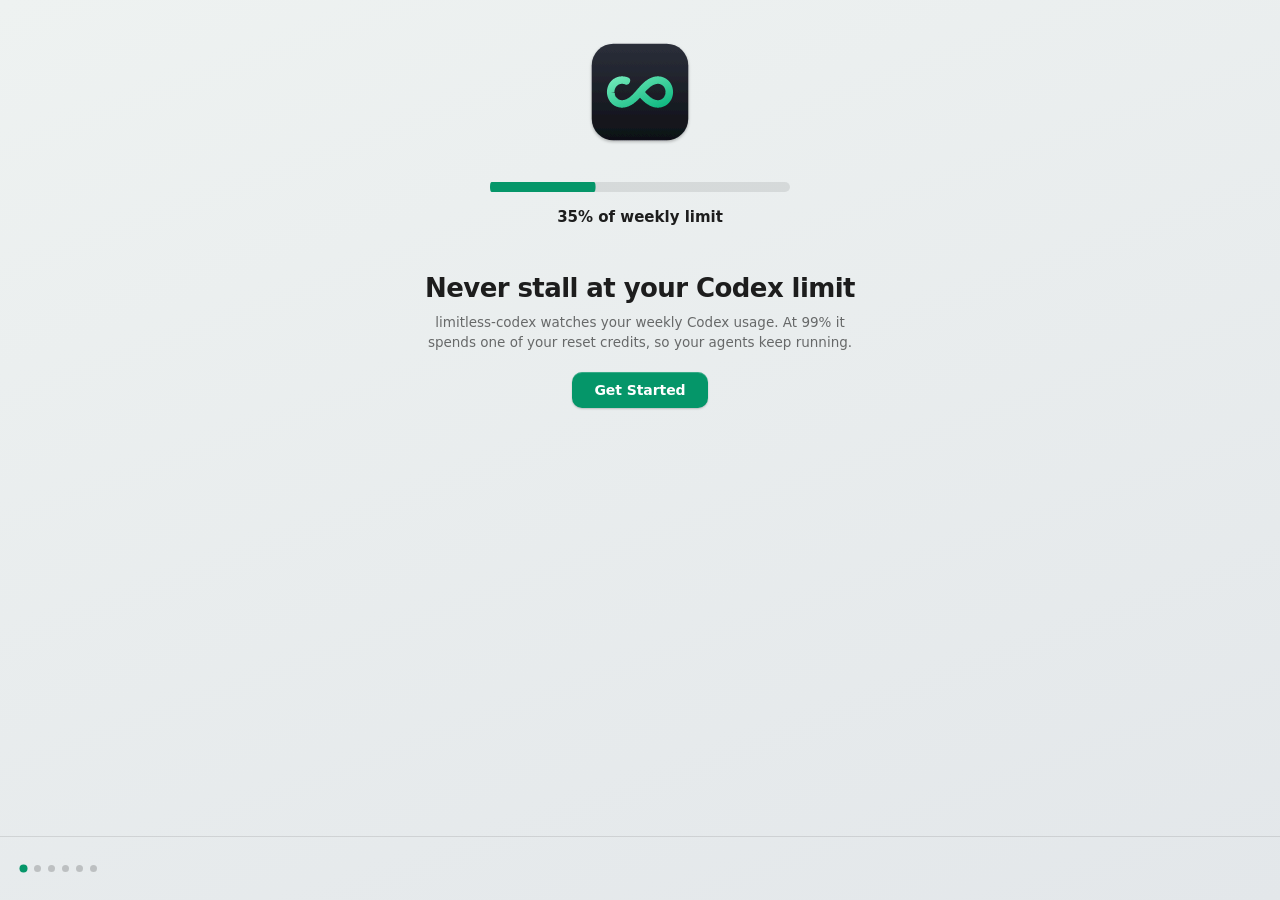
<file: app/Resources/onboarding/index.html>
<!doctype html>
<html lang="en">
<head>
<meta charset="utf-8">
<title>Welcome to limitless-codex</title>
<link rel="stylesheet" href="shared.css">
<style>
  body { display: flex; flex-direction: column; }
  /* Material: the native window supplies vibrancy; the prototype fakes it. */
  body.prototype { background: linear-gradient(160deg, #EEF2F1, #E3E7EA); }
  @media (prefers-color-scheme: dark) { body.prototype { background: linear-gradient(160deg, #1F2227, #15171B); } }

  .drag { height: 28px; flex: none; -webkit-app-region: drag; } /* room for traffic lights */

  .viewport { position: relative; flex: 1; overflow: hidden; }
  .track { position: absolute; inset: 0; display: flex; will-change: transform; }
  .page {
    flex: 0 0 100%; height: 100%; padding: 4px 56px 0;
    display: flex; flex-direction: column; align-items: center; text-align: center;
  }
  .page[aria-hidden="true"] { pointer-events: none; }
  .art { width: 440px; height: 220px; flex: none; margin-bottom: 22px; display: grid; place-items: center; }
  .art svg { width: 100%; height: 100%; overflow: visible; }
  /* The final page also shows the status card, so its art is shorter. */
  .page[data-step="done"] .art { height: 132px; margin-bottom: 16px; }
  .page h1 { margin-bottom: 8px; }
  .page p { max-width: 430px; }
  .actions { margin-top: 20px; min-height: 64px; display: flex; flex-direction: column; align-items: center; gap: 10px; }
  .hint { font-size: 12px; color: var(--text-3); max-width: 380px; }
  .hint b { color: var(--text-2); font-weight: 600; }
  .row { display: flex; gap: 10px; align-items: center; justify-content: center; }
  [hidden] { display: none !important; }

  /* Content inside a page fades in as a group when state changes */
  .swap { animation: swap-in 260ms cubic-bezier(.2,.8,.2,1); }
  @keyframes swap-in { from { opacity: 0; transform: translateY(4px); } }

  footer {
    flex: none; height: 64px; padding: 0 20px; display: flex; align-items: center; justify-content: space-between;
    border-top: 1px solid var(--hairline);
  }
  .dots { display: flex; gap: 7px; }
  .dots i { width: 7px; height: 7px; border-radius: 50%; background: var(--text-3); opacity: .5; transition: opacity 200ms, background-color 200ms, transform 200ms; }
  .dots i.on { background: var(--accent-strong); opacity: 1; transform: scale(1.15); }
  .dots i.done { background: var(--accent); opacity: .8; }
  footer .row { gap: 8px; }

  .copy { display: inline-flex; align-items: center; gap: 10px; padding: 6px 6px 6px 12px; border-radius: 8px; background: rgba(127,127,127,.12); }
  .copy .btn { height: 24px; line-height: 24px; padding: 0 10px; font-size: 12px; }

  /* Status card on the final page */
  .card { width: 380px; padding: 16px 18px; border-radius: var(--radius); background: var(--surface); border: 1px solid var(--hairline); text-align: left; display: grid; grid-template-columns: auto 1fr; gap: 16px; align-items: center; }
  .card dl { display: grid; grid-template-columns: auto 1fr; gap: 3px 14px; font-size: 12.5px; }
  .card dt { color: var(--text-3); }
  .card dd { margin: 0; font-weight: 600; font-variant-numeric: tabular-nums; }

  /* Illustrations -------------------------------------------------------- */
  .ill-surface { fill: var(--surface-solid); stroke: var(--hairline); }
  .ill-text { fill: var(--text); font: 600 13px -apple-system, system-ui, sans-serif; }
  .ill-text-2 { fill: var(--text-2); font: 12px -apple-system, system-ui, sans-serif; }
  .ill-mono { font: 13px ui-monospace, "SF Mono", Menlo, monospace; }
  .ill-accent { fill: var(--accent-strong); }
  @media (prefers-color-scheme: dark) { .ill-accent { fill: var(--accent); } }
  .cursor { filter: drop-shadow(0 1px 1.5px rgba(0,0,0,.35)); }
</style>
</head>
<body>
<div class="drag"></div>

<main class="viewport">
  <div class="track" id="track">

    <!-- 1 · Welcome -->
    <section class="page" data-step="welcome">
      <div class="art" aria-hidden="true">
        <svg viewBox="0 0 440 220">
          <image href="icon.svg" x="160" y="0" width="120" height="120"/>
          <g transform="translate(70 150)">
            <rect width="300" height="10" rx="5" fill="currentColor" opacity=".10"/>
            <rect id="w-fill" width="300" height="10" rx="5" class="ill-accent" style="transform-box: fill-box; transform-origin: left; transform: scaleX(0)"/>
            <text id="w-pct" x="150" y="40" text-anchor="middle" class="ill-text" style="font-size:15px;font-variant-numeric:tabular-nums">0% of weekly limit</text>
          </g>
        </svg>
      </div>
      <h1>Never stall at your Codex limit</h1>
      <p>limitless-codex watches your weekly Codex usage. At 99% it spends one of your reset credits, so your agents keep running.</p>
      <div class="actions"><button class="btn primary large" data-next>Get Started</button></div>
    </section>

    <!-- 2 · Codex account -->
    <section class="page" data-step="codex">
      <div class="art" aria-hidden="true">
        <svg viewBox="0 0 440 220">
          <rect x="60" y="14" width="320" height="190" rx="12" fill="#16171D" stroke="rgba(255,255,255,.08)"/>
          <circle cx="80" cy="33" r="5.5" fill="#FF5F57"/><circle cx="98" cy="33" r="5.5" fill="#FEBC2E"/><circle cx="116" cy="33" r="5.5" fill="#28C840"/>
          <g class="ill-mono" fill="#E5E7EB">
            <text x="82" y="82"><tspan fill="#6EE7B7">$</tspan> <tspan id="c-typed"></tspan><tspan id="c-caret" fill="#6EE7B7">▍</tspan></text>
            <text id="c-out" x="82" y="112" fill="#9CA3AF" opacity="0">Logged in using ChatGPT</text>
          </g>
          <g id="c-check" opacity="0" transform="translate(220 160)">
            <circle r="18" fill="#10B981"/>
            <path d="M-8 0 L-2.5 6 L8 -6" fill="none" stroke="#fff" stroke-width="3.2" stroke-linecap="round" stroke-linejoin="round"/>
          </g>
        </svg>
      </div>
      <h1>Connect to Codex</h1>
      <p>limitless-codex uses the Codex sign-in you already have. Your credentials stay with Codex on this Mac.</p>
      <div class="actions" id="codex-actions"></div>
    </section>

    <!-- 3 · Notifications -->
    <section class="page" data-step="notify">
      <div class="art" aria-hidden="true">
        <svg viewBox="0 0 440 220">
          <!-- macOS permission banner -->
          <g id="n-banner">
            <rect x="70" y="30" width="300" height="118" rx="16" class="ill-surface" style="filter: drop-shadow(0 10px 24px rgba(0,0,0,.18))"/>
            <image href="icon.svg" x="84" y="42" width="40" height="40"/>
            <text x="134" y="58" class="ill-text">“limitless-codex” Notifications</text>
            <text x="134" y="76" class="ill-text-2">Notifications may include alerts,</text>
            <text x="134" y="92" class="ill-text-2">sounds and icon badges.</text>
            <rect x="86" y="108" width="132" height="28" rx="7" fill="currentColor" opacity=".08"/>
            <text x="152" y="126" text-anchor="middle" class="ill-text" style="font-weight:500">Don’t Allow</text>
            <rect id="n-allow" x="224" y="108" width="132" height="28" rx="7" class="ill-accent"/>
            <text x="290" y="126" text-anchor="middle" class="ill-text" fill="#fff" style="fill:#fff">Allow</text>
          </g>
          <g id="n-check" opacity="0" transform="translate(220 90)">
            <circle r="26" fill="#10B981"/>
            <path d="M-11 0 L-3.5 8 L11 -8" fill="none" stroke="#fff" stroke-width="4" stroke-linecap="round" stroke-linejoin="round"/>
          </g>
          <path id="n-cursor" class="cursor" d="M0 0 L0 17 L4.5 13 L7.5 20 L10 19 L7 12 L13 12 Z" fill="#111" stroke="#fff" stroke-width="1.2" transform="translate(360 196)"/>
        </svg>
      </div>
      <h1>Allow notifications</h1>
      <p>You get one notification when a reset happens and one if something goes wrong. Nothing else.</p>
      <div class="actions" id="notify-actions"></div>
    </section>

    <!-- 4 · Background service -->
    <section class="page" data-step="service">
      <div class="art" aria-hidden="true">
        <svg viewBox="0 0 440 220">
          <rect x="60" y="20" width="320" height="170" rx="14" class="ill-surface"/>
          <text x="80" y="50" class="ill-text" style="font-size:14px">Login Items &amp; Extensions</text>
          <text x="80" y="72" class="ill-text-2">Allow in the Background</text>
          <rect x="76" y="84" width="288" height="1" fill="currentColor" opacity=".08"/>
          <image href="icon.svg" x="80" y="98" width="30" height="30"/>
          <text x="120" y="112" class="ill-text">limitless-codex</text>
          <text x="120" y="127" class="ill-text-2" style="font-size:11px">Watches Codex usage</text>
          <g id="s-toggle" transform="translate(322 104)">
            <rect id="s-track" width="36" height="20" rx="10" fill="currentColor" opacity=".18"/>
            <circle id="s-knob" cx="10" cy="10" r="8" fill="#fff" style="filter: drop-shadow(0 1px 1.5px rgba(0,0,0,.3))"/>
          </g>
          <rect x="76" y="142" width="288" height="1" fill="currentColor" opacity=".08"/>
          <g opacity=".45"><rect x="80" y="152" width="30" height="30" rx="7" fill="currentColor" opacity=".12"/>
          <rect x="120" y="160" width="110" height="8" rx="4" fill="currentColor" opacity=".14"/></g>
        </svg>
      </div>
      <h1>Keep watching in the background</h1>
      <p>Runs quietly and starts on its own when you log in, so there's nothing to remember.</p>
      <div class="actions" id="service-actions"></div>
    </section>

    <!-- 5 · Test -->
    <section class="page" data-step="test">
      <div class="art" aria-hidden="true">
        <svg viewBox="0 0 440 220">
          <defs><clipPath id="t-screen"><rect x="30" y="10" width="380" height="200" rx="12"/></clipPath></defs>
          <g clip-path="url(#t-screen)">
            <image href="wallpaper.jpg" x="30" y="3.1" width="380" height="213.8" preserveAspectRatio="none"/>
            <rect x="30" y="10" width="380" height="20" fill="rgba(255,255,255,.18)"/>
            <text x="394" y="24" text-anchor="end" style="font: 600 10px -apple-system, system-ui; fill: rgba(255,255,255,.85)">9:55</text>
            <g id="t-banner" transform="translate(420 40)">
              <rect width="226" height="58" rx="13" fill="rgba(245,245,247,.92)" style="filter: drop-shadow(0 8px 18px rgba(0,0,0,.25))"/>
              <image href="icon.svg" x="9" y="11" width="36" height="36"/>
              <text x="52" y="26" style="font: 600 11.5px -apple-system, system-ui; fill:#111">limitless-codex</text>
              <text x="52" y="43" style="font: 11px -apple-system, system-ui; fill:#444">Usage hit 99%, limit reset</text>
            </g>
          </g>
          <rect x="30" y="10" width="380" height="200" rx="12" fill="none" stroke="var(--hairline)"/>
        </svg>
      </div>
      <h1>Make sure it reaches you</h1>
      <p>Send a test notification. It should slide in at the top-right of your screen.</p>
      <div class="actions" id="test-actions"></div>
    </section>

    <!-- 6 · Done -->
    <section class="page" data-step="done">
      <div class="art" aria-hidden="true">
        <img id="d-logo" src="logo.svg" width="124" alt="">
      </div>
      <h1>You're all set</h1>
      <p>limitless-codex is running. You can close this window, and it keeps working after a restart.</p>
      <div class="actions" id="done-actions"></div>
    </section>

  </div>
</main>

<footer>
  <div class="dots" id="dots"></div>
  <div class="row">
    <button class="btn" id="back">Back</button>
    <button class="btn primary" id="next">Continue</button>
  </div>
</footer>

<script>
/* ---------------------------------------------------------------------------
 * Bridge. In the app, native code answers through window.lc.update(state).
 * Opened in a plain browser, a mock plays the native side so the design can
 * be reviewed end to end.
 * ------------------------------------------------------------------------- */
const native = window.webkit?.messageHandlers?.lc;
const send = (action, arg) => native ? native.postMessage({ action, arg }) : mock(action, arg);

const state = {
  codex: 'checking',      // checking | missing | signedOut | signingIn | ok
  notify: 'unknown',      // unknown | asking | granted | denied
  service: 'stopped',     // stopped | starting | running | blocked
  test: 'idle',           // idle | sent | confirmed | missed
  status: null,           // { usedPercent, credits, resetsInMin, threshold }
};
window.lc = { update(patch) { Object.assign(state, patch); render(); } };

/* ---------------------------------------------------------------------------
 * Spring pager. Critically damped (damping 1.0, response 0.42s) and started
 * from the live position, so a click mid-transition just re-targets it.
 * ------------------------------------------------------------------------- */
const track = document.getElementById('track');
const pages = [...document.querySelectorAll('.page')];
const reduced = matchMedia('(prefers-reduced-motion: reduce)');
let index = 0, pos = 0, vel = 0, raf = 0, last = 0;

function spring(now) {
  const dt = Math.min((now - last) / 1000, 1 / 30); last = now;
  const w = 2 * Math.PI / 0.42, k = w * w, c = 2 * 1.0 * w;
  vel += (-k * (pos - index) - c * vel) * dt;
  pos += vel * dt;
  if (Math.abs(pos - index) < 0.0005 && Math.abs(vel) < 0.001) { pos = index; vel = 0; raf = 0; }
  paint();
  if (raf) raf = requestAnimationFrame(spring);
}
function paint() {
  track.style.transform = `translate3d(${-pos * 100}%,0,0)`;
  pages.forEach((p, i) => {
    const d = Math.min(Math.abs(i - pos), 1);
    p.style.opacity = 1 - d * 0.9;               // outgoing page fades as it leaves
    p.setAttribute('aria-hidden', i === index ? 'false' : 'true');
  });
}
function go(i) {
  index = Math.max(0, Math.min(pages.length - 1, i));
  if (reduced.matches) { pos = index; vel = 0; paint(); }
  else if (!raf) { last = performance.now(); raf = requestAnimationFrame(spring); }
  onEnter(pages[index].dataset.step);
  render();
}

/* ---------------------------------------------------------------------------
 * Per-step content. Every step that needs the user says what will happen,
 * what to click, and offers a button that jumps to the exact setting.
 * ------------------------------------------------------------------------- */
const $ = (id) => document.getElementById(id);
const CHECK = '<svg class="dot" viewBox="0 0 16 16"><circle cx="8" cy="8" r="8" fill="currentColor"/><path d="M4.5 8.2 L7 10.6 L11.5 5.6" fill="none" stroke="#fff" stroke-width="1.8" stroke-linecap="round" stroke-linejoin="round"/></svg>';
const WARN = '<svg class="dot" viewBox="0 0 16 16"><circle cx="8" cy="8" r="8" fill="currentColor"/><rect x="7.1" y="3.6" width="1.8" height="5.6" rx=".9" fill="#fff"/><circle cx="8" cy="11.6" r="1.1" fill="#fff"/></svg>';
const SPIN = '<svg class="spinner" viewBox="0 0 16 16">' + [...Array(8)].map((_, i) =>
  `<rect x="7.2" y="1" width="1.6" height="4" rx=".8" fill="currentColor" opacity="${(i + 1) / 8}" transform="rotate(${i * 45} 8 8)"/>`).join('') + '</svg>';

const views = {
  codex: () => ({
    checking:  `<span class="status">${SPIN} Looking for Codex…</span>`,
    ok:        `<span class="status ok">${CHECK} Signed in to Codex with ChatGPT</span>`,
    signingIn: `<span class="status">${SPIN} Finish signing in in your browser…</span>
                <p class="hint">A browser tab opened. Sign in there and come back. This page updates by itself.</p>`,
    signedOut: `<button class="btn primary large" data-act="codexLogin">Sign In to Codex</button>
                <p class="hint">Opens your browser to sign in with ChatGPT.</p>`,
    missing:   `<span class="status warn">${WARN} Codex isn't installed yet</span>
                <span class="copy"><code>brew install codex</code><button class="btn" data-act="copy" data-arg="brew install codex">Copy</button></span>
                <p class="hint">Run this in Terminal, then come back. This page checks again by itself.</p>`,
  })[state.codex],
  notify: () => ({
    unknown: `<button class="btn primary large" data-act="requestNotifications">Allow Notifications</button>
              <p class="hint">macOS will ask next. Click <b>Allow</b>.</p>`,
    asking:  `<span class="status">${SPIN} Waiting for your answer…</span>
              <p class="hint">Look at the top-right of your screen and click <b>Allow</b>.</p>`,
    granted: `<span class="status ok">${CHECK} Notifications are on</span>`,
    denied:  `<span class="status warn">${WARN} Notifications are turned off</span>
              <button class="btn primary large" data-act="openSettings" data-arg="notifications">Open Notification Settings</button>
              <p class="hint">A guide appears next to System Settings and points to the switch.</p>`,
  })[state.notify],
  service: () => ({
    stopped:  `<button class="btn primary large" data-act="startService">Start Monitoring</button>
               <p class="hint">macOS will show <b>“Background Items Added”</b>. That's expected.</p>`,
    starting: `<span class="status">${SPIN} Starting…</span>`,
    running:  `<span class="status ok">${CHECK} Monitoring is running</span>`,
    blocked:  `<span class="status warn">${WARN} limitless-codex is switched off in Login Items</span>
               <button class="btn primary large" data-act="openSettings" data-arg="loginItems">Open Login Items</button>
               <p class="hint">A guide appears next to System Settings and points to the switch.</p>`,
  })[state.service],
  test: () => ({
    idle:      `<button class="btn primary large" data-act="sendTest">Send Test Notification</button>`,
    sent:      `<h2>Did you see it?</h2>
                <div class="row"><button class="btn large" data-act="testMissed">No</button><button class="btn primary large" data-act="testSeen">Yes, I saw it</button></div>`,
    confirmed: `<span class="status ok">${CHECK} Notifications reach you</span>`,
    missed:    `<span class="status warn">${WARN} A Focus mode may be hiding it</span>
                <div class="row"><button class="btn large" data-act="sendTest">Send Again</button>
                <button class="btn primary large" data-act="openSettings" data-arg="focus">Open Focus Settings</button></div>
                <p class="hint">Turn off the active Focus, or add limitless-codex to its allowed apps.</p>`,
  })[state.test],
  done: () => {
    const s = state.status;
    return s ? `<div class="card">
        <svg width="54" height="54" viewBox="0 0 54 54"><circle cx="27" cy="27" r="22" fill="none" stroke="currentColor" stroke-opacity=".1" stroke-width="6"/>
          <circle cx="27" cy="27" r="22" fill="none" stroke="var(--accent-strong)" stroke-width="6" stroke-linecap="round" pathLength="100" stroke-dasharray="${s.usedPercent} 100" transform="rotate(-90 27 27)"/>
          <text x="27" y="31" text-anchor="middle" style="font: 700 12px -apple-system, system-ui; fill: var(--text)">${s.usedPercent}%</text></svg>
        <dl><dt>Weekly usage</dt><dd>${s.usedPercent}% used</dd>
            <dt>Resets on its own in</dt><dd>${fmtMins(s.resetsInMin)}</dd>
            <dt>Reset credits</dt><dd>${s.credits} left</dd>
            <dt>Auto-reset at</dt><dd>${s.threshold}%</dd></dl></div>
      <button class="btn primary large" data-act="finish">Done</button>`
      : `<span class="status">${SPIN} Reading your usage…</span>`;
  },
};
const fmtMins = (m) => m >= 1440 ? `${Math.floor(m / 1440)}d ${Math.floor(m % 1440 / 60)}h` : m >= 60 ? `${Math.floor(m / 60)}h ${m % 60}m` : `${m}m`;

// A step is complete when the user can move on.
const complete = {
  welcome: () => true,
  codex: () => state.codex === 'ok',
  notify: () => state.notify === 'granted',
  service: () => state.service === 'running',
  test: () => state.test === 'confirmed' || state.test === 'missed',
  done: () => true,
};

const rendered = {};
function render() {
  pages.forEach((p) => {
    const step = p.dataset.step, box = document.getElementById(step + '-actions');
    if (!box || !views[step]) return;
    const html = views[step]();
    if (rendered[step] !== html) {
      rendered[step] = html;
      box.innerHTML = html;
      box.classList.remove('swap'); void box.offsetWidth; box.classList.add('swap');
    }
  });
  const step = pages[index].dataset.step;
  $('back').style.visibility = index === 0 || step === 'done' ? 'hidden' : 'visible';
  $('next').style.visibility = step === 'welcome' || step === 'done' ? 'hidden' : 'visible';
  $('next').disabled = !complete[step]();
  $('dots').innerHTML = pages.map((p, i) =>
    `<i class="${i === index ? 'on' : i < index ? 'done' : ''}"></i>`).join('');
}

function onEnter(step) {
  illustrate(step);
  if (step === 'codex' && state.codex !== 'ok') send('checkCodex');
  if (step === 'notify') send('checkNotifications');
  if (step === 'service') send('checkService');
  if (step === 'done') send('readStatus');
}

document.addEventListener('click', (e) => {
  const t = e.target.closest('[data-act],[data-next]');
  if (!t) return;
  if (t.hasAttribute('data-next')) return go(index + 1);
  const { act, arg } = t.dataset;
  if (act === 'copy') { native ? send('copy', arg) : navigator.clipboard?.writeText(arg); t.textContent = 'Copied'; return; }
  if (act === 'testSeen') return lc.update({ test: 'confirmed' }), setTimeout(() => go(index + 1), 700);
  if (act === 'testMissed') return lc.update({ test: 'missed' });
  send(act, arg);
});
$('next').onclick = () => go(index + 1);
$('back').onclick = () => go(index - 1);
document.addEventListener('keydown', (e) => {
  if (e.key === 'Enter' && !$('next').disabled && $('next').style.visibility !== 'hidden') go(index + 1);
});

// Finishing a step moves on by itself, after a beat to register the checkmark.
let lastComplete = {};
const autoAdvance = { codex: 1, notify: 1, service: 1 };
const origUpdate = lc.update;
lc.update = (patch) => {
  origUpdate(patch);
  const step = pages[index].dataset.step;
  const now = complete[step]();
  if (autoAdvance[step] && now && !lastComplete[step]) setTimeout(() => { if (pages[index].dataset.step === step) go(index + 1); }, 900);
  lastComplete[step] = now;
};

/* ---------------------------------------------------------------------------
 * Illustrations. Each loops a short story with a rest between plays, and
 * stops when its page is not showing.
 * ------------------------------------------------------------------------- */
let story = 0;
const wait = (ms) => new Promise((r) => setTimeout(r, reduced.matches ? 0 : ms));
function tween(ms, fn, ease = (t) => 1 - Math.pow(1 - t, 3)) {
  return new Promise((done) => {
    if (reduced.matches) { fn(1); return done(); }
    const t0 = performance.now();
    (function f(now) { const t = Math.min((now - t0) / ms, 1); fn(ease(t)); t < 1 ? requestAnimationFrame(f) : done(); })(t0);
  });
}
const springEase = (t) => 1 - Math.exp(-7 * t) * (1 + 7 * t);   // critically damped, normalized
const lerp = (a, b, t) => a + (b - a) * t;

async function illustrate(step) {
  const id = ++story, live = () => id === story;
  if (step === 'welcome') {
    const fill = $('w-fill'), pct = $('w-pct');
    while (live()) {
      await tween(2600, (t) => { fill.style.transform = `scaleX(${t * .99})`; pct.textContent = `${Math.round(t * 99)}% of weekly limit`; }, (t) => t < .5 ? 2 * t * t : 1 - Math.pow(-2 * t + 2, 2) / 2);
      if (!live()) return;
      pct.textContent = 'Reset credit used — back to 0%';
      await wait(500);
      await tween(700, (t) => { fill.style.transform = `scaleX(${lerp(.99, 0, t)})`; }, springEase);
      await wait(1600);
      pct.textContent = '0% of weekly limit';
    }
  }
  if (step === 'codex') {
    const typed = $('c-typed'), out = $('c-out'), check = $('c-check'), cmd = 'codex login status';
    while (live()) {
      typed.textContent = ''; out.setAttribute('opacity', 0); check.setAttribute('opacity', 0);
      await wait(500);
      for (let i = 1; i <= cmd.length && live(); i++) { typed.textContent = cmd.slice(0, i); await wait(55); }
      await wait(350); out.setAttribute('opacity', 1);
      await tween(420, (t) => { check.setAttribute('opacity', t); check.setAttribute('transform', `translate(220 160) scale(${lerp(.6, 1, t)})`); }, springEase);
      await wait(2400);
    }
  }
  if (step === 'notify') {
    const cur = $('n-cursor'), banner = $('n-banner'), allow = $('n-allow'), check = $('n-check');
    while (live()) {
      banner.style.opacity = 0; check.setAttribute('opacity', 0); cur.style.opacity = 1;
      await tween(450, (t) => { banner.style.opacity = t; banner.setAttribute('transform', `translate(0 ${lerp(-14, 0, t)})`); }, springEase);
      await wait(300);
      await tween(1100, (t) => cur.setAttribute('transform', `translate(${lerp(360, 292, t)} ${lerp(196, 124, t)})`));
      allow.style.filter = 'brightness(.8)'; await wait(140); allow.style.filter = '';
      await wait(200);
      await tween(300, (t) => { banner.style.opacity = 1 - t; cur.style.opacity = 1 - t; });
      await tween(420, (t) => { check.setAttribute('opacity', t); check.setAttribute('transform', `translate(220 90) scale(${lerp(.6, 1, t)})`); }, springEase);
      await wait(2200);
      await tween(300, (t) => check.setAttribute('opacity', 1 - t));
      cur.setAttribute('transform', 'translate(360 196)');
    }
  }
  if (step === 'service') {
    const knob = $('s-knob'), tr = $('s-track');
    while (live()) {
      knob.setAttribute('cx', 10); tr.setAttribute('opacity', .18); tr.style.fill = '';
      await wait(1200);
      tr.style.fill = 'var(--accent-strong)';
      await tween(360, (t) => { knob.setAttribute('cx', lerp(10, 26, t)); tr.setAttribute('opacity', lerp(.18, 1, t)); }, springEase);
      await wait(2600);
    }
  }
  if (step === 'test') {
    const b = $('t-banner');
    while (live()) {
      b.setAttribute('transform', 'translate(420 40)');
      await wait(700);
      await tween(520, (t) => b.setAttribute('transform', `translate(${lerp(420, 174, t)} 40)`), springEase);
      await wait(2600);
      await tween(320, (t) => b.setAttribute('transform', `translate(${lerp(174, 420, t)} 40)`), (t) => t * t);
      await wait(800);
    }
  }
  if (step === 'done') {
    const logo = $('d-logo');
    await tween(700, (t) => { logo.style.opacity = t; logo.style.transform = `scale(${lerp(.85, 1, t)})`; }, springEase);
  }
}

/* ---------------------------------------------------------------------------
 * Browser-only mock of the native side, for design review.
 * ------------------------------------------------------------------------- */
function mock(action) {
  const later = (ms, patch) => setTimeout(() => lc.update(patch), ms);
  ({
    checkCodex: () => later(900, { codex: 'signedOut' }),
    codexLogin: () => { lc.update({ codex: 'signingIn' }); later(2200, { codex: 'ok' }); },
    checkNotifications: () => {},
    requestNotifications: () => { lc.update({ notify: 'asking' }); later(1800, { notify: 'denied' }); },
    openSettings: (arg) => later(2500, arg === 'notifications' ? { notify: 'granted' } : arg === 'loginItems' ? { service: 'running' } : {}),
    checkService: () => {},
    startService: () => { lc.update({ service: 'starting' }); later(1200, { service: 'blocked' }); },
    sendTest: () => later(600, { test: 'sent' }),
    readStatus: () => later(700, { status: { usedPercent: 3, credits: 2, resetsInMin: 4331, threshold: 99 } }),
    finish: () => {},
  })[action]?.();
}

if (!native) document.body.classList.add('prototype');
go(Math.max(0, pages.findIndex((p) => p.dataset.step === window.LC_START)));
</script>
</body>
</html>
</file>
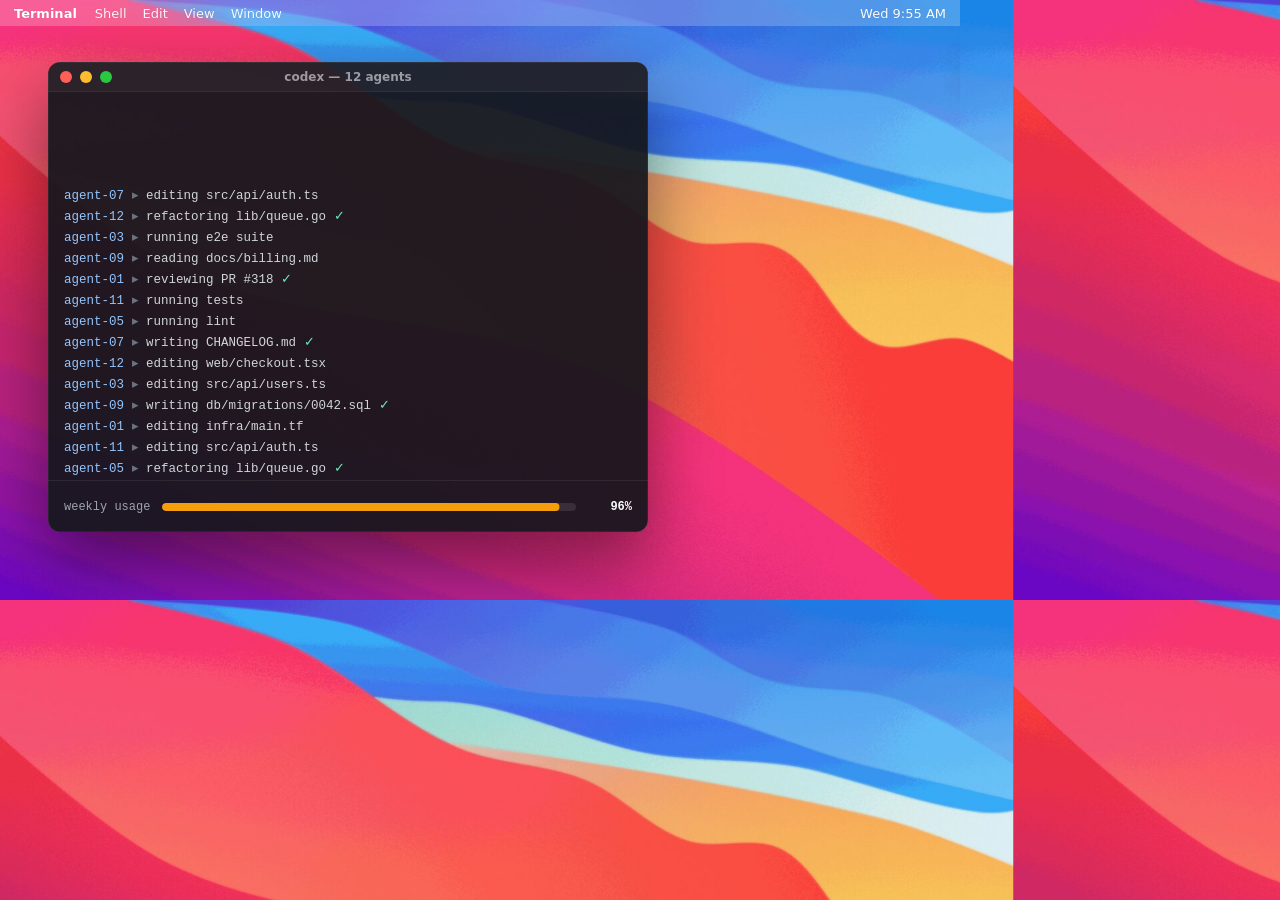
<file: assets/demo/scene.html>
<!doctype html>
<html><head><meta charset="utf-8">
<base href="../../app/Resources/onboarding/">
<style>
  * { box-sizing: border-box; margin: 0; }
  html, body { width: 960px; height: 600px; overflow: hidden; }
  body { font: 13px -apple-system, BlinkMacSystemFont, system-ui, sans-serif; -webkit-font-smoothing: antialiased;
         background: url(wallpaper.jpg) center / cover; position: relative; }
  .menubar { position: absolute; inset: 0 0 auto 0; height: 26px; display: flex; align-items: center; justify-content: space-between;
             padding: 0 14px; background: rgba(255,255,255,.22); backdrop-filter: blur(20px); color: #fff; font-weight: 500; font-size: 13px;
             text-shadow: 0 0 1px rgba(0,0,0,.2); }
  .menubar b { font-weight: 700; margin-right: 18px; }
  .menubar span { margin-right: 16px; opacity: .95; }

  .term { position: absolute; left: 48px; top: 62px; width: 600px; height: 470px; border-radius: 12px; overflow: hidden;
          background: rgba(22,23,29,.94); box-shadow: 0 30px 70px rgba(0,0,0,.45), 0 0 0 .5px rgba(255,255,255,.12) inset; }
  .bar { height: 30px; display: flex; align-items: center; padding-left: 12px; gap: 8px; position: relative; background: rgba(255,255,255,.04); border-bottom: 1px solid rgba(255,255,255,.06); }
  .bar i { width: 12px; height: 12px; border-radius: 50%; }
  .bar .t { position: absolute; left: 0; right: 0; text-align: center; color: rgba(255,255,255,.55); font-size: 12px; font-weight: 600; }
  .lines { position: absolute; top: 40px; left: 0; right: 0; bottom: 52px; overflow: hidden; padding: 0 16px;
           font: 12.5px/21px ui-monospace, "SF Mono", Menlo, monospace; color: #D1D5DB; display: flex; flex-direction: column; justify-content: flex-end; }
  .lines div { white-space: nowrap; }
  .a { color: #93C5FD; } .ok { color: #6EE7B7; } .dim { color: #6B7280; }
  .foot { position: absolute; left: 0; right: 0; bottom: 0; height: 52px; padding: 0 16px; display: flex; align-items: center; gap: 12px;
          border-top: 1px solid rgba(255,255,255,.07); font: 12px ui-monospace, "SF Mono", Menlo, monospace; color: #9CA3AF; }
  .meter { flex: 1; height: 8px; border-radius: 4px; background: rgba(255,255,255,.1); overflow: hidden; }
  .meter i { display: block; height: 100%; border-radius: 4px; transform-origin: left; }
  .pct { width: 44px; text-align: right; font-weight: 700; color: #F9FAFB; font-variant-numeric: tabular-nums; }

  .note { position: absolute; top: 38px; right: 14px; width: 372px; padding: 11px 14px 11px 11px; border-radius: 16px; display: flex; gap: 11px;
          background: rgba(246,246,248,.86); backdrop-filter: blur(30px) saturate(180%); box-shadow: 0 10px 30px rgba(0,0,0,.25), 0 0 0 .5px rgba(0,0,0,.08); }
  .note img { width: 38px; height: 38px; flex: none; }
  .note .h { display: flex; justify-content: space-between; font-weight: 700; color: #111; font-size: 13px; }
  .note .h small { font-weight: 400; color: #6B7280; font-size: 12px; }
  .note p { color: #222; font-size: 12.5px; line-height: 1.35; margin-top: 2px; }
</style></head>
<body>
<div class="menubar"><div><b>Terminal</b><span>Shell</span><span>Edit</span><span>View</span><span>Window</span></div><div>Wed 9:55 AM</div></div>

<div class="term">
  <div class="bar"><i style="background:#FF5F57"></i><i style="background:#FEBC2E"></i><i style="background:#28C840"></i><div class="t">codex — 12 agents</div></div>
  <div class="lines" id="lines"></div>
  <div class="foot"><span>weekly usage</span><div class="meter"><i id="fill"></i></div><span class="pct" id="pct"></span></div>
</div>

<div class="note" id="note"><img src="icon.svg"><div style="flex:1"><div class="h">limitless-codex <small>now</small></div>
  <p>Usage hit 99%, rate limit reset (1 credit left)</p></div></div>

<script>
// Deterministic scene: render(t) draws the frame at t seconds of an 8 s loop.
const LOOP = 8, T_NOTE = 3.1, T_RESET = 3.5, T_OUT = 7.1;
const agents = ['agent-07', 'agent-12', 'agent-03', 'agent-09', 'agent-01', 'agent-11', 'agent-05'];
const acts = [
  ['editing', 'src/api/auth.ts'], ['running', 'tests'], ['writing', 'db/migrations/0042.sql'], ['reading', 'docs/billing.md'],
  ['editing', 'web/checkout.tsx'], ['refactoring', 'lib/queue.go'], ['running', 'lint'], ['editing', 'infra/main.tf'],
  ['reviewing', 'PR #318'], ['editing', 'src/api/users.ts'], ['running', 'e2e suite'], ['writing', 'CHANGELOG.md'],
];
const lineAt = (i) => {
  const a = agents[i % agents.length], [v, o] = acts[(i * 5) % acts.length];
  const done = i % 3 === 1;
  return `<span class="a">${a}</span> <span class="dim">▸</span> ${v} ${o}${done ? ' <span class="ok">✓</span>' : ''}`;
};
const spring = (t, r = .45) => { if (t <= 0) return 0; const w = 2 * Math.PI / r; return 1 - Math.exp(-w * t) * (1 + w * t); };

function render(t) {
  // A new agent line every 0.28 s, all the way through: the agents never stop.
  const n = Math.floor(t / 0.28) + 14;
  let html = '';
  for (let i = Math.max(0, n - 18); i < n; i++) html += `<div>${lineAt(i)}</div>`;
  document.getElementById('lines').innerHTML = html;

  // Usage: 96% → 99% by the notification, then back to 0% and creeping up again.
  let p, color;
  if (t < T_RESET) { p = 96 + Math.min(3, Math.floor(t / (T_NOTE / 3.2))); color = p >= 99 ? '#EF4444' : p >= 97 ? '#F59E0B' : '#F59E0B'; }
  else { p = Math.floor((t - T_RESET) / 1.6); color = '#10B981'; }
  const shown = t < T_RESET ? p : p + (1 - spring(t - T_RESET, .5)) * 99;   // bar sweeps down on a spring
  document.getElementById('fill').style.cssText = `background:${color};transform:scaleX(${Math.max(shown, 0.5) / 100})`;
  document.getElementById('pct').textContent = `${p}%`;
  document.getElementById('pct').style.color = t < T_RESET && p >= 99 ? '#FCA5A5' : '#F9FAFB';

  // Notification slides in on a spring, leaves with an ease-in, same path both ways.
  const note = document.getElementById('note');
  const inX = 400 * (1 - spring(t - T_NOTE));
  const outX = t > T_OUT ? 400 * Math.pow(Math.min((t - T_OUT) / .4, 1), 2) : 0;
  note.style.transform = `translateX(${t < T_NOTE ? 400 : inX + outX}px)`;
}
render(parseFloat(location.hash.slice(1)) || 0);
</script>
</body></html>
</file>
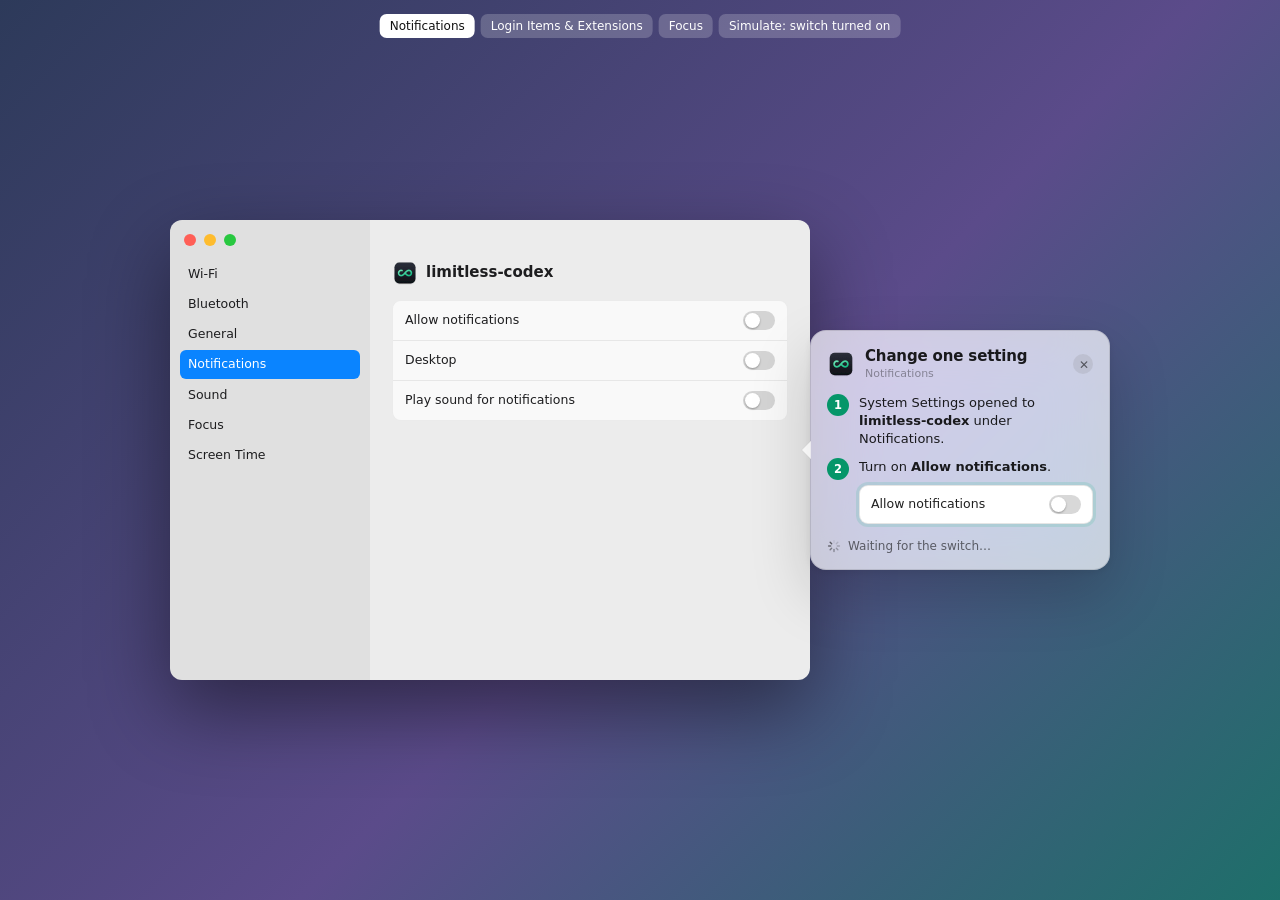
<file: app/Resources/onboarding/overlay.html>
<!doctype html>
<html lang="en">
<head>
<meta charset="utf-8">
<title>limitless-codex guide</title>
<link rel="stylesheet" href="shared.css">
<style>
  /* The native panel is transparent and sized to the card plus its arrow. */
  body { display: flex; align-items: center; padding: 16px 16px 16px 26px; }
  .card {
    position: relative; width: 300px; padding: 16px 16px 14px; border-radius: 16px;
    background: var(--surface); -webkit-backdrop-filter: blur(30px) saturate(180%); backdrop-filter: blur(30px) saturate(180%);
    border: 1px solid var(--hairline); box-shadow: var(--shadow-lg);
    animation: arrive 420ms cubic-bezier(.2,.9,.25,1);
  }
  /* The arrow points at System Settings, which sits to the card's left. It lies fully
     outside the card: overlapping would double the translucent material. */
  .arrow {
    position: absolute; left: -10px; top: var(--arrow-y, 50%); width: 10px; height: 20px; margin-top: -10px;
    -webkit-backdrop-filter: blur(30px) saturate(180%); backdrop-filter: blur(30px) saturate(180%);
    clip-path: polygon(100% 0, 0 50%, 100% 100%); overflow: visible;
  }
  .arrow path { fill: var(--surface); stroke: var(--hairline); stroke-width: 1; }
  /* No room to the right of System Settings: the card sits on its left, arrow pointing right. */
  body.flip { padding: 16px 26px 16px 16px; }
  body.flip .arrow { left: auto; right: -10px; transform: scaleX(-1); }
  @keyframes arrive { from { opacity: 0; transform: translateX(14px) scale(.97); filter: blur(4px); } }
  header { display: flex; align-items: center; gap: 10px; margin-bottom: 12px; }
  header img { width: 28px; height: 28px; }
  header .t { flex: 1; }
  header small { display: block; color: var(--text-3); font-size: 11px; font-weight: 500; }
  .close { appearance: none; border: 0; width: 20px; height: 20px; border-radius: 50%; background: rgba(127,127,127,.18); color: var(--text-2); font: 600 12px/20px system-ui; }
  .close:active { transform: scale(.92); }

  ol { list-style: none; padding: 0; display: grid; gap: 10px; counter-reset: s; }
  li { display: grid; grid-template-columns: 22px 1fr; gap: 10px; align-items: start; font-size: 13px; line-height: 1.4; }
  li::before {
    counter-increment: s; content: counter(s); width: 22px; height: 22px; border-radius: 50%;
    display: grid; place-items: center; font: 700 11.5px system-ui; color: #fff; background: var(--accent-strong);
  }
  li.done::before { content: "✓"; }
  li.dim { opacity: .5; }
  li b { font-weight: 600; }

  /* A replica of the exact row to look for, with its switch animating on. */
  .replica {
    margin-top: 8px; display: flex; align-items: center; justify-content: space-between; gap: 10px;
    padding: 9px 11px; border-radius: 9px; background: var(--surface-solid); border: 1px solid var(--hairline);
    box-shadow: 0 0 0 3px var(--accent-soft); font-size: 12.5px; font-weight: 500;
  }
  .replica .left { display: flex; align-items: center; gap: 8px; }
  .replica img { width: 18px; height: 18px; }
  .switch { position: relative; width: 32px; height: 19px; border-radius: 10px; background: rgba(127,127,127,.3); flex: none; }
  .switch::after { content: ""; position: absolute; top: 2px; left: 2px; width: 15px; height: 15px; border-radius: 50%; background: #fff; box-shadow: 0 1px 2px rgba(0,0,0,.3); }
  .switch.anim { animation: sw-track 3.2s infinite; }
  .switch.anim::after { animation: sw-knob 3.2s infinite; }
  @keyframes sw-track { 0%, 35% { background: rgba(127,127,127,.3); } 45%, 90% { background: var(--accent-strong); } 100% { background: rgba(127,127,127,.3); } }
  @keyframes sw-knob { 0%, 35% { transform: none; } 45%, 90% { transform: translateX(13px); } 100% { transform: none; } }

  footer { margin-top: 14px; display: flex; align-items: center; justify-content: space-between; gap: 10px; }
  footer .status { font-size: 12px; }
  .success { display: grid; justify-items: center; gap: 8px; padding: 10px 0 4px; text-align: center; }
  .success svg { width: 44px; height: 44px; animation: pop 420ms cubic-bezier(.2,.9,.25,1.2); }
  @keyframes pop { from { transform: scale(.5); opacity: 0; } }

  /* Browser-only: a mock System Settings window so the guide can be reviewed in place. */
  body.prototype { padding: 0; display: block; background: linear-gradient(135deg, #2D3A5A, #5B4B8A 55%, #1E6F6A); }
  body.prototype .stage { position: absolute; inset: 0; display: flex; align-items: center; justify-content: center; gap: 0; }
  .mock { width: 640px; height: 460px; border-radius: 12px; background: #ECECEC; box-shadow: 0 30px 80px rgba(0,0,0,.45); display: grid; grid-template-columns: 200px 1fr; overflow: hidden; color: #1d1d1f; }
  @media (prefers-color-scheme: dark) { .mock { background: #232326; color: #eee; } }
  .mock aside { background: rgba(0,0,0,.05); padding: 40px 10px 10px; display: grid; align-content: start; gap: 2px; font-size: 12.5px; }
  .mock aside span { padding: 5px 8px; border-radius: 6px; }
  .mock aside span.sel { background: #0A84FF; color: #fff; }
  .mock section { padding: 40px 22px; }
  .mock h3 { font-size: 15px; margin-bottom: 14px; display: flex; align-items: center; gap: 8px; }
  .mock h3 img { width: 26px; height: 26px; }
  .mock .grp { border-radius: 9px; background: rgba(255,255,255,.7); border: 1px solid rgba(0,0,0,.06); }
  @media (prefers-color-scheme: dark) { .mock .grp { background: rgba(255,255,255,.06); } }
  .mock .r { display: flex; justify-content: space-between; align-items: center; padding: 10px 12px; font-size: 12.5px; border-top: 1px solid rgba(127,127,127,.15); }
  .mock .r:first-child { border-top: 0; }
  .mock .dots { position: absolute; margin: 14px; display: flex; gap: 8px; }
  .mock .dots i { width: 12px; height: 12px; border-radius: 50%; background: #FF5F57; } .mock .dots i:nth-child(2) { background: #FEBC2E; } .mock .dots i:nth-child(3) { background: #28C840; }
  .picker { position: absolute; top: 14px; left: 50%; transform: translateX(-50%); display: flex; gap: 6px; }
  .picker button { appearance: none; border: 0; padding: 5px 10px; border-radius: 7px; background: rgba(255,255,255,.2); color: #fff; font: 500 12px system-ui; }
  .picker button.on { background: #fff; color: #111; }
</style>
</head>
<body>
<div class="stage" id="stage"><div class="card" id="card"></div></div>

<script>
const native = window.webkit?.messageHandlers?.lc;
const send = (action, arg) => native?.postMessage({ action, arg });

// One guide per setting we send people to. The deep link already opens the right pane,
// so each guide names only what to look for and what to change.
const GUIDES = {
  notifications: {
    pane: 'Notifications',
    steps: [
      'System Settings opened to <b>limitless-codex</b> under Notifications.',
      'Turn on <b>Allow notifications</b>.',
    ],
    replica: 'Allow notifications',
    waiting: 'Waiting for the switch…',
    success: 'Notifications are on',
  },
  loginItems: {
    pane: 'Login Items & Extensions',
    steps: [
      'Scroll to <b>Allow in the Background</b>.',
      'Turn on <b>limitless-codex</b>.',
    ],
    replica: 'limitless-codex',
    replicaIcon: true,
    waiting: 'Waiting for the switch…',
    success: 'Monitoring can run',
  },
  focus: {
    pane: 'Focus',
    steps: [
      'Click the Focus that is on, such as <b>Do Not Disturb</b>.',
      'Under <b>Allowed Notifications</b>, click <b>Apps</b>, then <b>Add</b>.',
      'Choose <b>limitless-codex</b>.',
    ],
    waiting: 'Send a test again when you’re done.',
    manual: true,
  },
};

let kind = new URLSearchParams(location.search).get('kind') || 'notifications';
let solved = false;
const card = document.getElementById('card');

function render() {
  const g = GUIDES[kind];
  if (solved) {
    card.innerHTML = `<div class="success">
      <svg viewBox="0 0 44 44"><circle cx="22" cy="22" r="22" fill="#10B981"/><path d="M13 22.5 L19.5 29 L31 16" fill="none" stroke="#fff" stroke-width="3.6" stroke-linecap="round" stroke-linejoin="round"/></svg>
      <h2>${g.success}</h2><p>Taking you back to setup…</p></div>`;
    return;
  }
  const replica = g.replica ? `<div class="replica"><span class="left">${g.replicaIcon ? '<img src="icon.svg" alt="">' : ''}${g.replica}</span><span class="switch anim"></span></div>` : '';
  card.innerHTML = `
    <svg class="arrow" viewBox="0 0 10 20" aria-hidden="true"><path d="M10.5 0 L0.5 10 L10.5 20"/></svg>
    <header><img src="icon.svg" alt=""><div class="t"><h2>Change one setting</h2><small>${g.pane}</small></div>
      <button class="close" title="Close guide" data-act="closeGuide">✕</button></header>
    <ol>${g.steps.map((s, i) => `<li><div>${s}${i === g.steps.length - 1 ? replica : ''}</div></li>`).join('')}</ol>
    <footer>
      <span class="status">${g.manual ? '' : spinner()} ${g.waiting}</span>
      ${g.manual ? '<button class="btn primary" data-act="closeGuide">Done</button>' : ''}
    </footer>`;
}
const spinner = () => '<svg class="spinner" viewBox="0 0 16 16">' + [...Array(8)].map((_, i) =>
  `<rect x="7.2" y="1" width="1.6" height="4" rx=".8" fill="currentColor" opacity="${(i + 1) / 8}" transform="rotate(${i * 45} 8 8)"/>`).join('') + '</svg>';

// Native calls these: which guide to show, and when the setting has been changed.
window.lc = {
  show(k) { kind = k; solved = false; render(); },
  solved() { solved = true; render(); },
  // Arrow height is measured from the panel top; the arrow itself is positioned inside the card.
  place(flip, y) {
    document.body.classList.toggle('flip', flip);
    const top = Math.max(22, Math.min(card.offsetHeight - 22, y - card.offsetTop));
    card.style.setProperty('--arrow-y', top + 'px');
  },
};
document.addEventListener('click', (e) => { const a = e.target.closest('[data-act]')?.dataset.act; if (a) send(a); });

if (!native) {
  document.body.classList.add('prototype');
  const stage = document.getElementById('stage');
  const mock = document.createElement('div');
  const panes = {
    notifications: `<h3><img src="icon.svg">limitless-codex</h3><div class="grp"><div class="r">Allow notifications <span class="switch"></span></div><div class="r">Desktop <span class="switch"></span></div><div class="r">Play sound for notifications <span class="switch"></span></div></div>`,
    loginItems: `<h3>Login Items &amp; Extensions</h3><div class="grp"><div class="r"><b>Allow in the Background</b></div><div class="r"><span><img src="icon.svg" style="width:18px;vertical-align:-4px;margin-right:6px">limitless-codex</span><span class="switch"></span></div><div class="r">Other app<span class="switch"></span></div></div>`,
    focus: `<h3>Focus</h3><div class="grp"><div class="r">🌙 Do Not Disturb <span>On</span></div><div class="r">🛏 Sleep <span></span></div><div class="r">💼 Work <span></span></div></div>`,
  };
  const side = { notifications: 'Notifications', loginItems: 'General', focus: 'Focus' };
  const draw = () => {
    mock.className = 'mock';
    mock.innerHTML = `<div class="dots"><i></i><i></i><i></i></div><aside>${['Wi-Fi','Bluetooth','General','Notifications','Sound','Focus','Screen Time'].map((s) => `<span class="${s === side[kind] ? 'sel' : ''}">${s}</span>`).join('')}</aside><section>${panes[kind]}</section>`;
  };
  draw();
  stage.prepend(mock);
  const picker = document.createElement('div'); picker.className = 'picker';
  picker.innerHTML = Object.keys(GUIDES).map((k) => `<button data-k="${k}">${GUIDES[k].pane}</button>`).join('') + '<button data-k="solve">Simulate: switch turned on</button>';
  picker.onclick = (e) => {
    const k = e.target.dataset.k; if (!k) return;
    if (k === 'solve') return lc.solved();
    lc.show(k); draw();
    picker.querySelectorAll('button').forEach((b) => b.classList.toggle('on', b.dataset.k === kind));
  };
  document.body.append(picker);
  picker.querySelector(`[data-k="${kind}"]`).classList.add('on');
}
render();
</script>
</body>
</html>
</file>
<file: app/Resources/onboarding/shared.css>
/* Shared tokens for the onboarding window and the System Settings overlay. */
:root {
  color-scheme: light dark;
  --accent: #10B981;
  --accent-strong: #059669;
  --accent-soft: rgba(16, 185, 129, .14);
  --text: rgba(0, 0, 0, .88);
  --text-2: rgba(0, 0, 0, .56);
  --text-3: rgba(0, 0, 0, .36);
  --surface: rgba(255, 255, 255, .72);
  --surface-solid: #FFFFFF;
  --hairline: rgba(0, 0, 0, .10);
  --warn: #F59E0B;
  --danger: #EF4444;
  --shadow-lg: 0 24px 60px rgba(0, 0, 0, .18), 0 2px 8px rgba(0, 0, 0, .08);
  --radius: 14px;
  font: 13px/1.45 -apple-system, BlinkMacSystemFont, system-ui, sans-serif;
  -webkit-font-smoothing: antialiased;
}
@media (prefers-color-scheme: dark) {
  :root {
    --accent: #34D399;
    --accent-strong: #10B981;
    --accent-soft: rgba(52, 211, 153, .16);
    --text: rgba(255, 255, 255, .92);
    --text-2: rgba(255, 255, 255, .60);
    --text-3: rgba(255, 255, 255, .38);
    --surface: rgba(40, 42, 50, .72);
    --surface-solid: #2A2C33;
    --hairline: rgba(255, 255, 255, .10);
    --shadow-lg: 0 24px 60px rgba(0, 0, 0, .5), 0 2px 8px rgba(0, 0, 0, .3);
  }
}
* { box-sizing: border-box; margin: 0; }
html, body { height: 100%; }
body { color: var(--text); background: transparent; overflow: hidden; user-select: none; -webkit-user-select: none; cursor: default; }

h1 { font-size: 26px; line-height: 1.15; font-weight: 700; letter-spacing: -.022em; }
h2 { font-size: 15px; line-height: 1.25; font-weight: 600; letter-spacing: -.01em; }
p  { color: var(--text-2); font-size: 13.5px; line-height: 1.5; }
code, .mono { font: 12px/1.4 ui-monospace, "SF Mono", Menlo, monospace; }

/* Buttons: feedback on press, not release */
.btn {
  appearance: none; border: 0; border-radius: 8px; padding: 0 16px; height: 30px;
  font: 600 13px/30px -apple-system, system-ui, sans-serif; letter-spacing: -.005em;
  color: var(--text); background: rgba(127, 127, 127, .16);
  transition: transform 100ms ease-out, background-color 120ms ease-out, opacity 120ms;
  white-space: nowrap;
}
.btn:hover { background: rgba(127, 127, 127, .22); }
.btn:active { transform: scale(.97); }
.btn.primary { color: #fff; background: var(--accent-strong); box-shadow: 0 1px 0 rgba(255,255,255,.2) inset, 0 1px 2px rgba(0,0,0,.2); }
.btn.primary:hover { background: #047857; }
@media (prefers-color-scheme: dark) { .btn.primary:hover { background: #0EA371; } }
.btn.large { height: 36px; line-height: 36px; padding: 0 22px; font-size: 14px; border-radius: 10px; }
.btn[disabled] { opacity: .45; pointer-events: none; }
.btn:focus-visible { outline: 3px solid var(--accent-soft); outline-offset: 2px; }
.link { appearance: none; border: 0; background: none; color: var(--accent-strong); font: inherit; font-weight: 500; padding: 0; }
.link:hover { text-decoration: underline; }
@media (prefers-color-scheme: dark) { .link { color: var(--accent); } }

/* Status pills */
.status { display: inline-flex; align-items: center; gap: 7px; font-size: 13px; font-weight: 500; color: var(--text-2); }
.status .dot { width: 16px; height: 16px; flex: none; }
.status.ok { color: var(--accent-strong); }
@media (prefers-color-scheme: dark) { .status.ok { color: var(--accent); } }
.status.warn { color: var(--warn); }

/* Spinner (macOS-style 8-spoke) */
.spinner { width: 14px; height: 14px; animation: spin 0.9s steps(8) infinite; }
@keyframes spin { to { transform: rotate(360deg); } }

@media (prefers-reduced-motion: reduce) {
  *, *::before, *::after { animation-duration: 1ms !important; animation-iteration-count: 1 !important; transition-duration: 1ms !important; }
}
@media (prefers-reduced-transparency: reduce) {
  :root { --surface: var(--surface-solid); }
}
</file>
